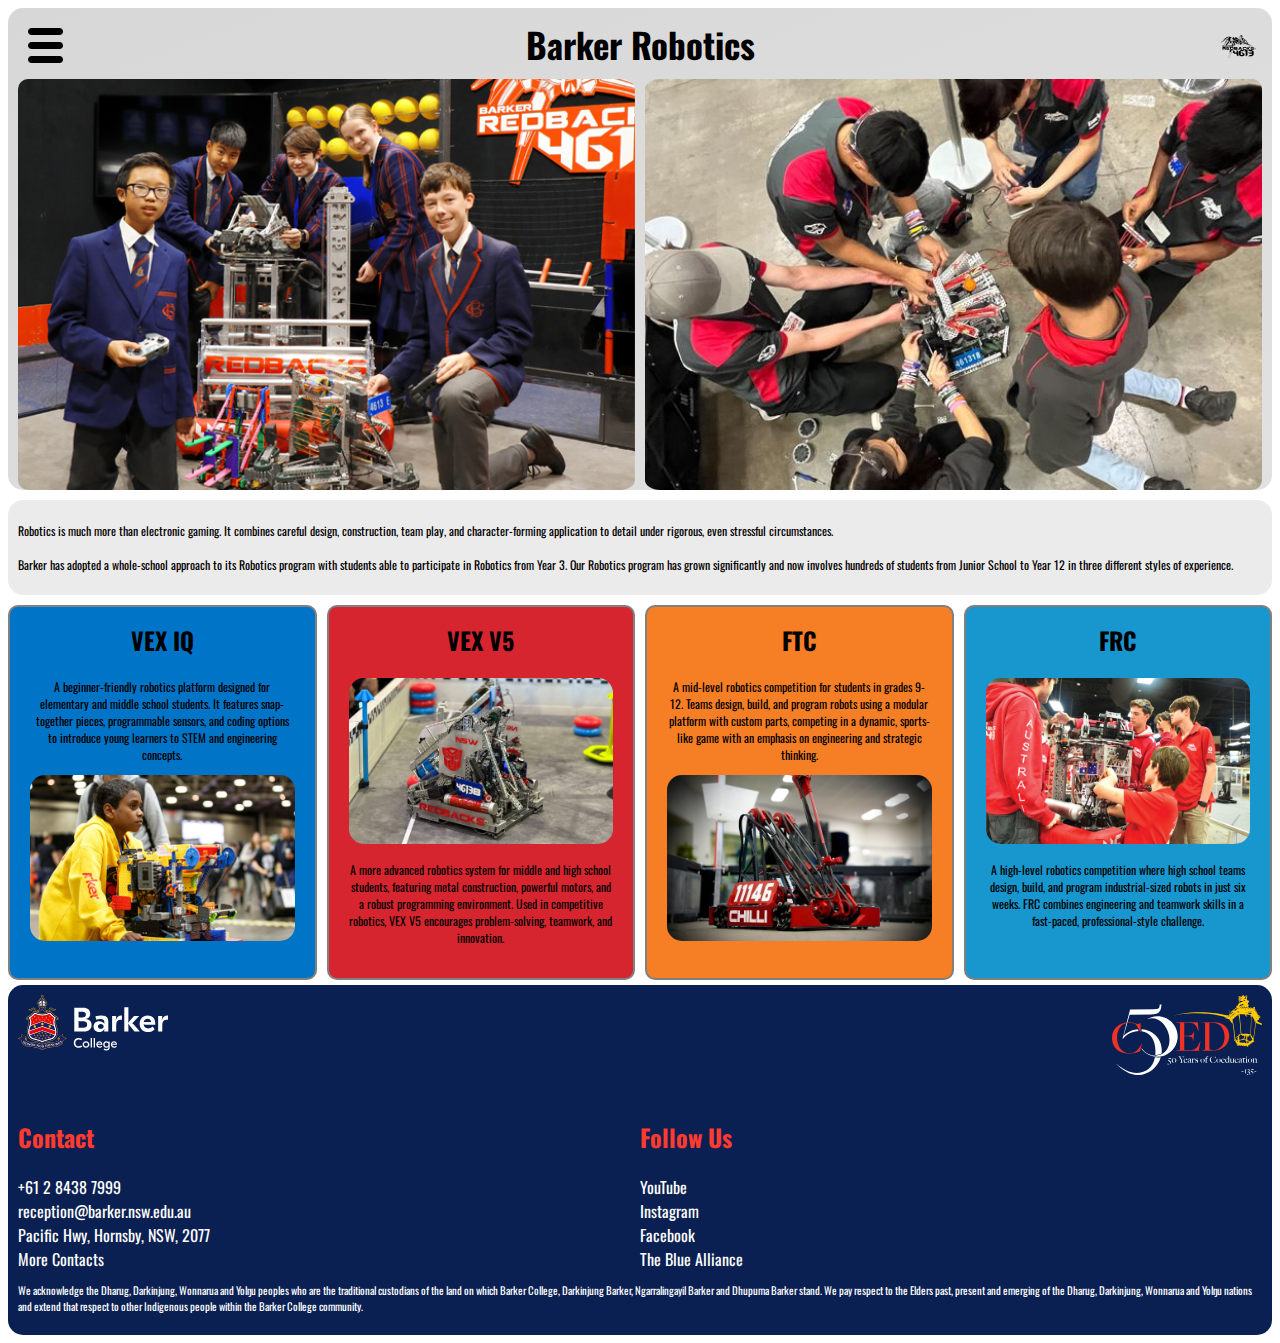
<file: index.html>
<!doctype html>
<html lang="en">

<head>
    <!-- Meta information for character encoding and responsive design -->
    <meta charset="utf-8">
    <meta name="viewport" content="width=device-width, initial-scale=1.0">

    <!-- Link to the external CSS file -->
    <link rel="stylesheet" href="main.css">

    <!-- Page title and favicon -->
    <title>Barker Robotics</title>
    <link rel="icon" type="image/x-icon" href="/Page-icon.svg">
</head>

<body>
    <!-- Main container for the page content -->
    <div class="container">
        <!-- Header section -->
        <header class="header">
            <!-- Menu toggle checkbox for responsive navigation -->
            <input type="checkbox" id="menuToggle" class="menu-toggle">
            <label for="menuToggle" class="menu-button">
                <img src="Menu.png" alt="Open Menu">
            </label>

            <!-- Navigation menu -->
            <nav class="navigation">
                <!-- Close button for the menu -->
                <label for="menuToggle" class="menu-close">
                    <img src="Menu.png" alt="Close Menu">
                </label>
                <div class="menu-items">
                    <ul>
                        <!-- Navigation links -->
                        <li><a href="IQ.html">IQ</a></li>
                        <li><a href="V5.html">V5</a></li>
                        <li><a href="FTC.html">FTC</a></li>
                        <li><a href="FRC.html">FRC</a></li>
                        <li><a href="https://www.barker.college/" target="_blank" rel="noopener">Barker</a></li>
                    </ul>
                </div>
            </nav>

            <!-- Header content -->
            <div class="header-content">
                <h1>Barker Robotics</h1>
                <!-- Logo and header images -->
                <img class="logo" src="Logo.svg" alt="Barker Robotics Logo">
                <img class="header-image" src="BarkerRobotics.jpg" alt="Barker Robotics Team">
                <img class="alt-header-image" src="Vex.jpg" alt="VEX Robotics">
            </div>
        </header>

        <!-- Introduction section -->
        <section class="blurb">
            <p>
                Robotics is much more than electronic gaming. It combines careful design, construction, team play, and
                character-forming application to detail under rigorous, even stressful circumstances. <br><br>
                Barker has adopted a whole-school approach to its Robotics program with students able to participate in
                Robotics from Year 3. Our Robotics program has grown significantly and now involves hundreds of students
                from Junior School to Year 12 in three different styles of experience.
            </p>
        </section>

        <!-- Robotics divisions section -->
        <section class="robotics-divisions">
            <!-- VEX IQ Division -->
            <a href="IQ.html" class="division IQ">
                <h2>VEX IQ</h2>
                <p>A beginner-friendly robotics platform designed for elementary and middle school students. It
                    features snap-together pieces, programmable sensors, and coding options to introduce young learners
                    to STEM and engineering concepts.</p>
                <img class="image" src="IQ.jpg" alt="VEX IQ Robot">
            </a>

            <!-- VEX V5 Division -->
            <a href="V5.html" class="division V5">
                <h2>VEX V5</h2>
                <img class="image" src="V5.jpg" alt="VEX V5 Robot">
                <p>A more advanced robotics system for middle and high school students, featuring metal construction,
                    powerful motors, and a robust programming environment. Used in competitive robotics, VEX V5
                    encourages problem-solving, teamwork, and innovation.</p>
            </a>

            <!-- FTC Division -->
            <a href="FTC.html" class="division FTC">
                <h2>FTC</h2>
                <p>A mid-level robotics competition for students in grades 9-12. Teams design, build, and program
                    robots using a modular platform with custom parts, competing in a dynamic, sports-like game with an
                    emphasis on engineering and strategic thinking.</p>
                <img class="image" src="FTC.jpg" alt="FTC Robot">
            </a>

            <!-- FRC Division -->
            <a href="FRC.html" class="division FRC">
                <h2>FRC</h2>
                <img class="image" src="FRC.jpg" alt="FRC Robot">
                <p>A high-level robotics competition where high school teams design, build, and program
                    industrial-sized robots in just six weeks. FRC combines engineering and teamwork skills in a
                    fast-paced, professional-style challenge.</p>
            </a>
        </section>

        <!-- Footer section -->
        <footer class="footer">
            <div class="icons">
                <!-- Barker crest and co-ed icons -->
                <img class="image" src="BarkerCrest.svg" alt="Barker Crest">
                <img class="image coed" src="50coed.svg" alt="50 Years Co-Ed">
            </div>

            <div class="footer-content">
                <!-- Contact information -->
                <div class="contact footer-content">
                    <h2>Contact</h2>
                    <a href="tel:+61284387999">+61 2 8438 7999</a><br>
                    <a href="mailto:reception@barker.nsw.edu.au">reception@barker.nsw.edu.au</a><br>
                    <a href="https://www.google.com/maps/place/Barker+College/" target="_blank" rel="noopener">Pacific
                        Hwy, Hornsby, NSW, 2077</a><br>
                    <a href="https://www.barker.college/contact/" target="_blank" rel="noopener">More Contacts</a>
                </div>

                <!-- Social media links -->
                <div class="follow footer-content">
                    <h2>Follow Us</h2>
                    <a href="https://www.youtube.com/@FRCTeam-BarkerRedbacks" target="_blank" rel="noopener">YouTube</a><br>
                    <a href="https://www.instagram.com/barkerrobotics/" target="_blank" rel="noopener">Instagram</a><br>
                    <a href="https://www.facebook.com/barkercollegerobotics/events/" target="_blank" rel="noopener">Facebook</a><br>
                    <a href="https://www.thebluealliance.com/team/4613" target="_blank" rel="noopener">The Blue Alliance</a>
                </div>

                <!-- Acknowledgment of Country -->
                <div class="aoc">
                    <p>We acknowledge the Dharug, Darkinjung, Wonnarua and Yolŋu peoples who are the traditional
                        custodians of the land on which Barker College, Darkinjung Barker, Ngarralingayil Barker and
                        Dhupuma Barker stand. We pay respect to the Elders past, present and emerging of the Dharug,
                        Darkinjung, Wonnarua and Yolŋu nations and extend that respect to other Indigenous people within
                        the Barker College community.</p>
                </div>
            </div>
        </footer>
    </div>
</body>

</html>
</file>
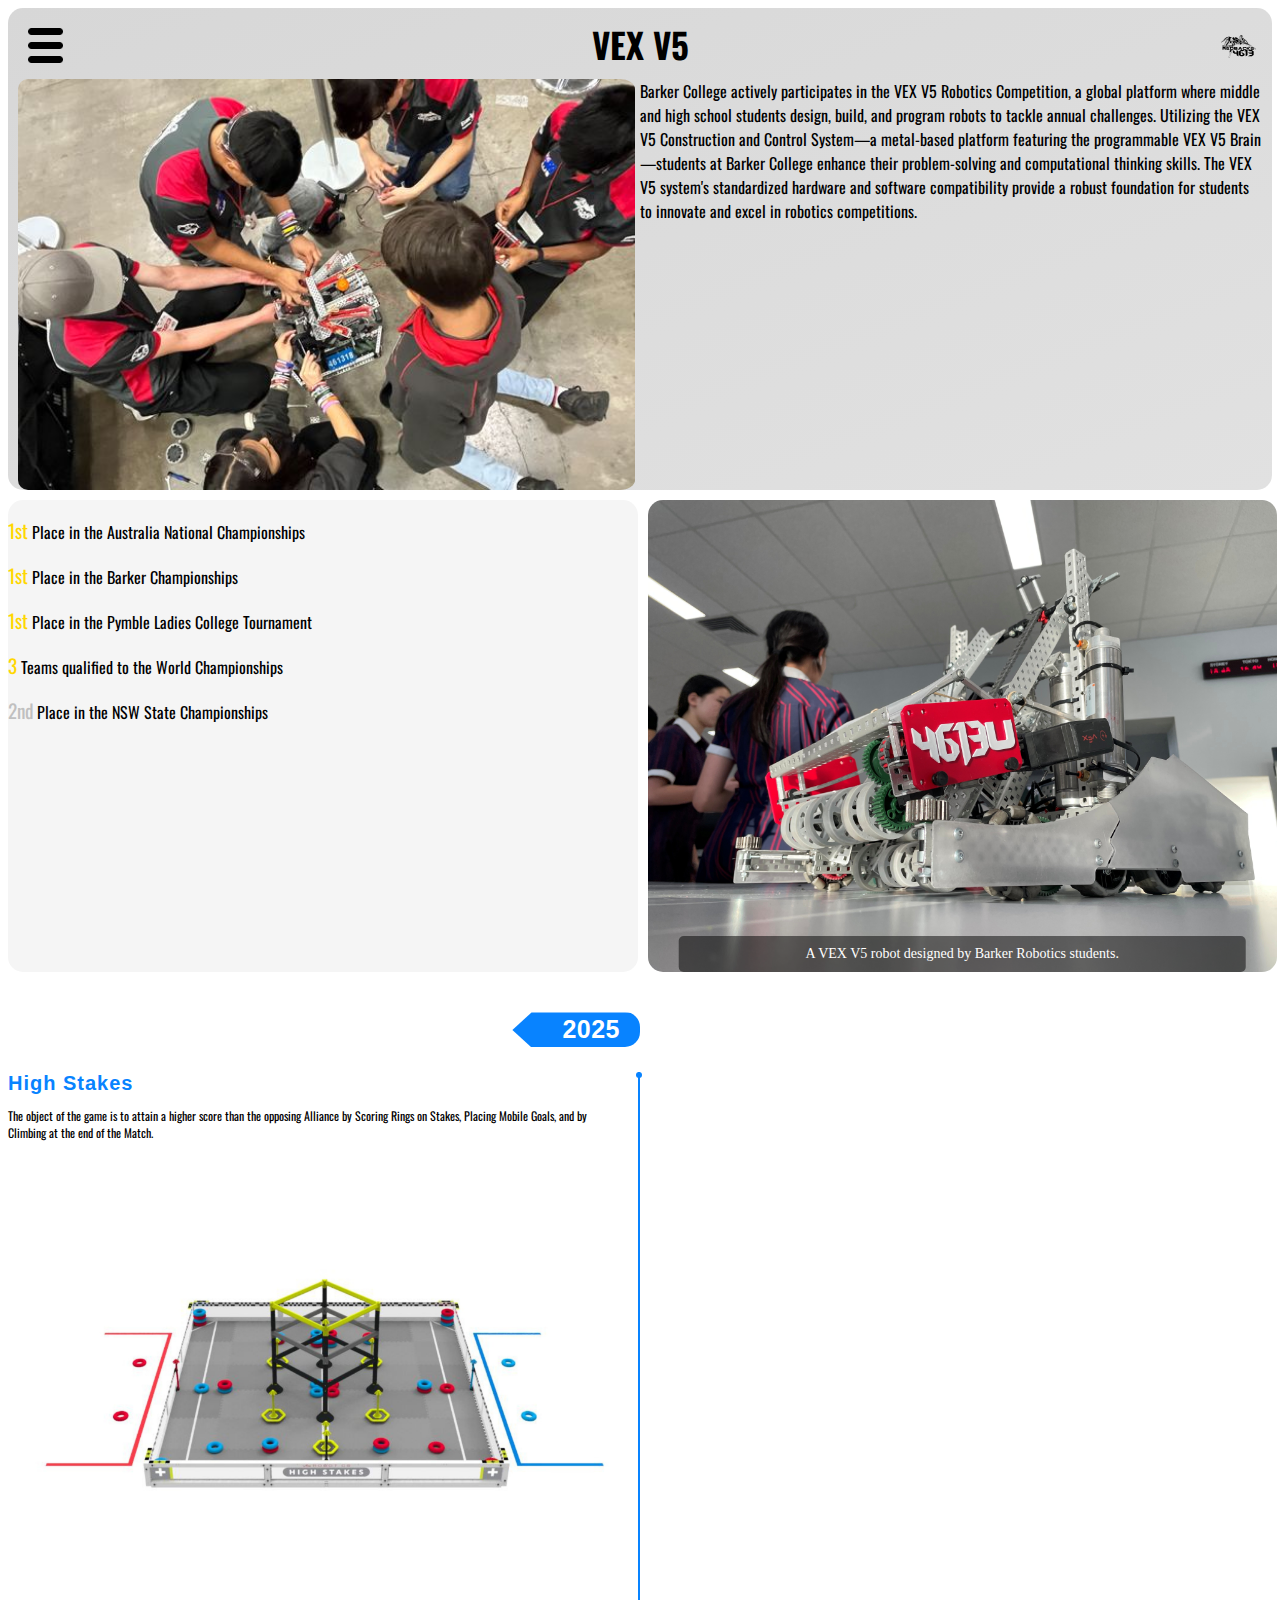
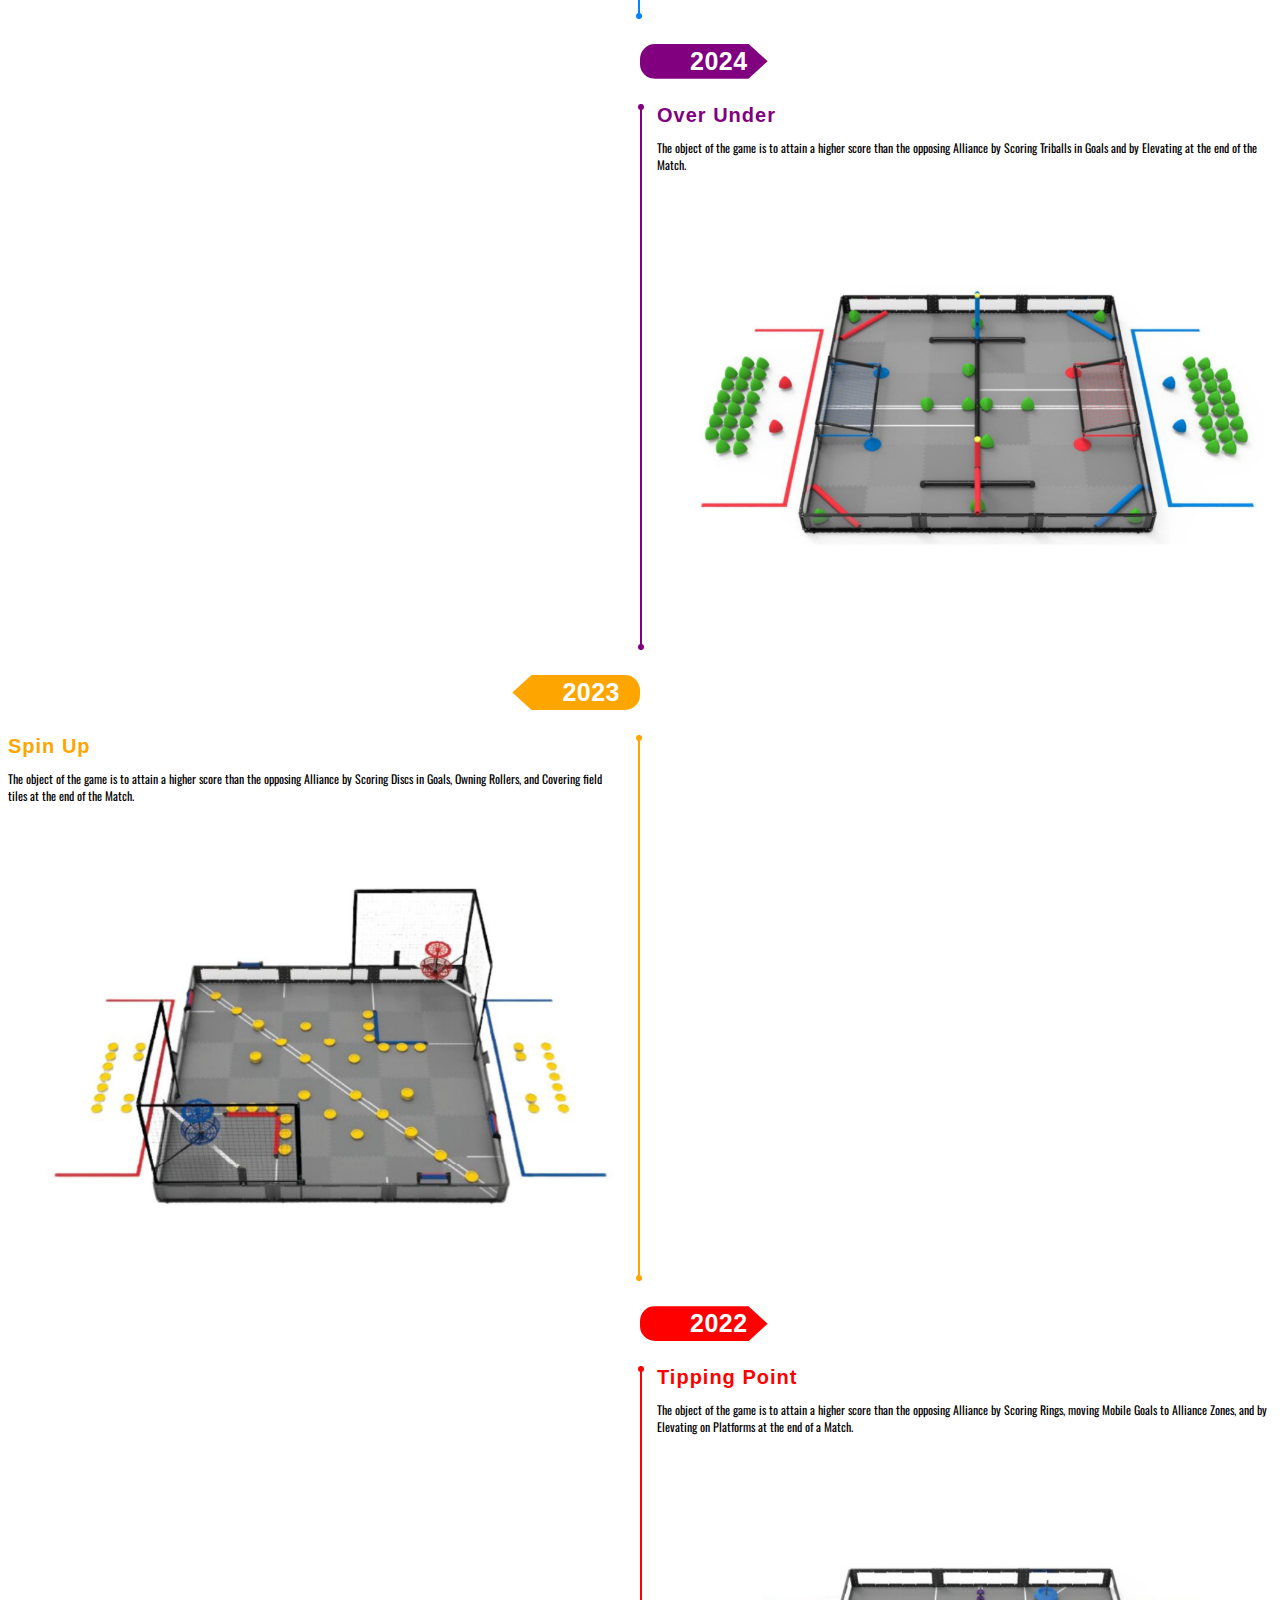
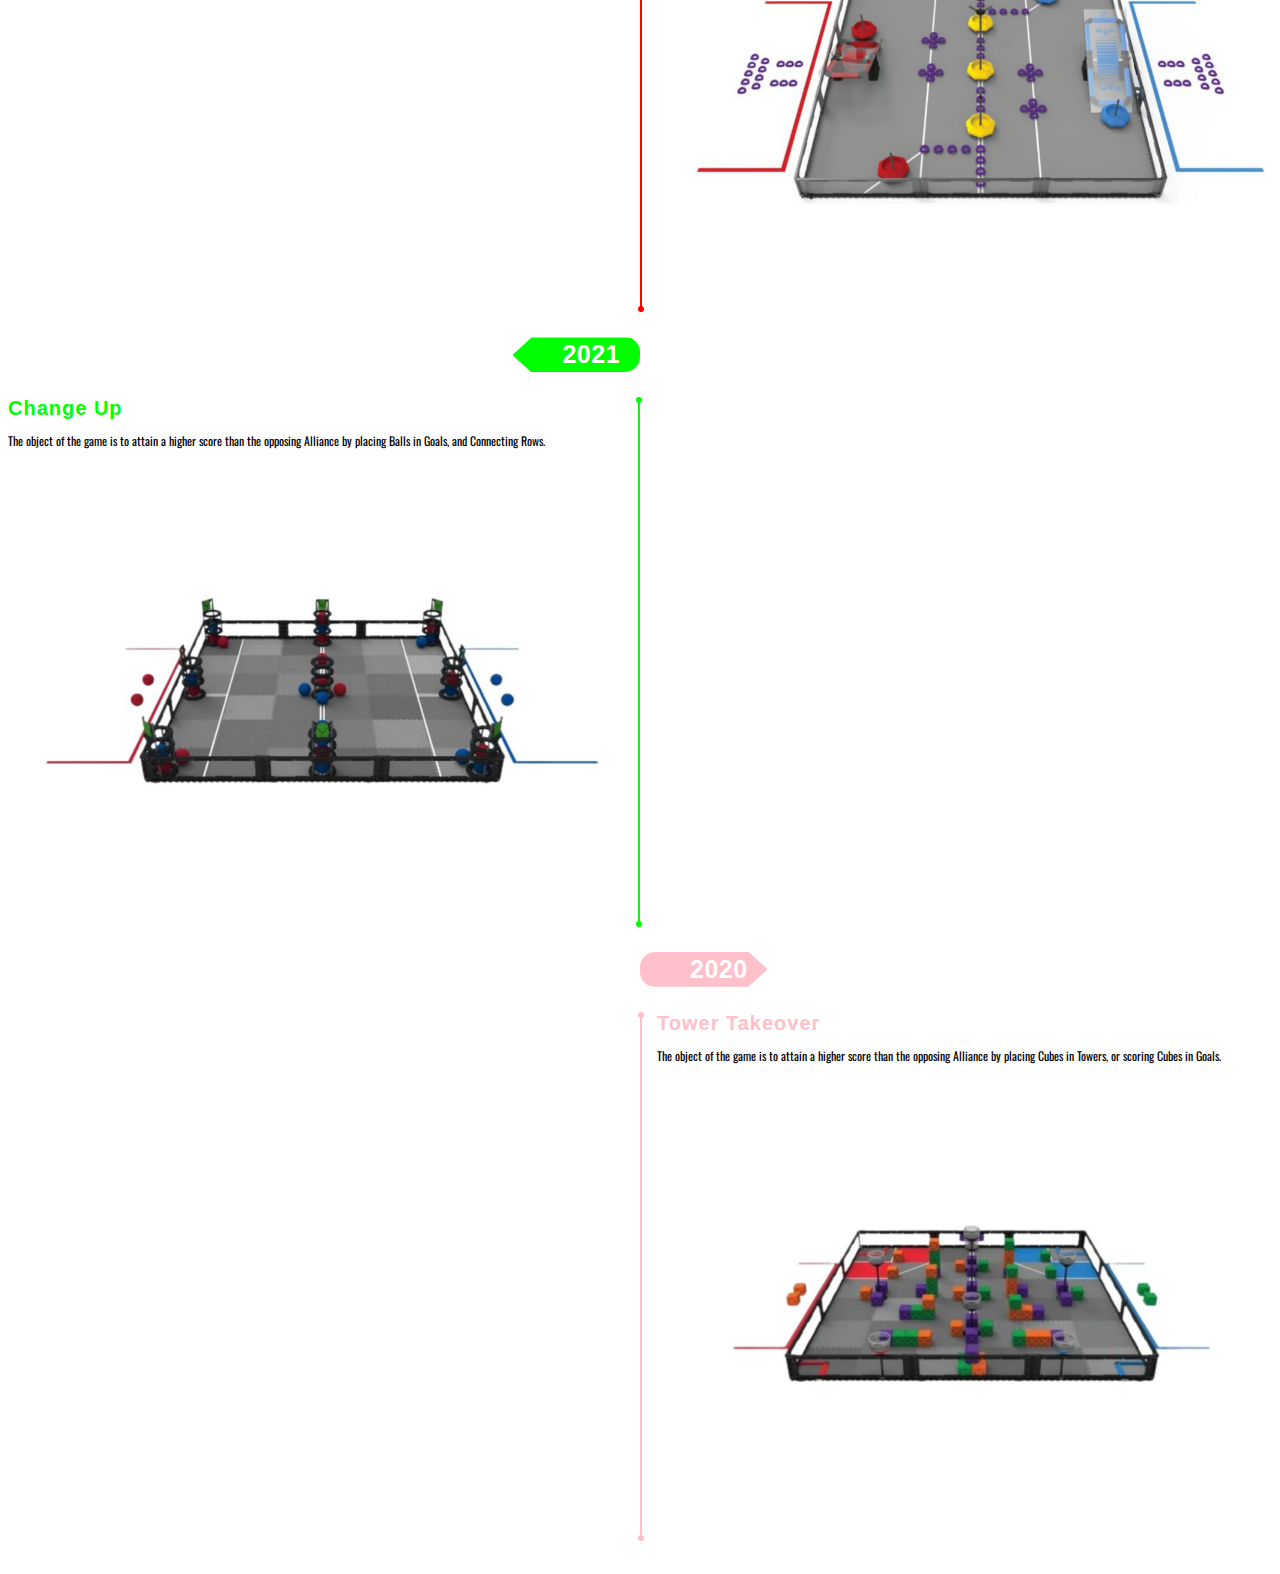
<file: V5.html>
<!doctype html>
<html lang="en">

<head>
    <!-- Meta information for character encoding and responsive design -->
    <meta charset="utf-8">
    <meta name="viewport" content="width=device-width, initial-scale=1.0">

    <!-- Link to the external CSS file -->
    <link rel="stylesheet" href="main.css">

    <!-- Page title and favicon -->
    <title>VEX V5 - Barker Robotics</title>
    <link rel="icon" type="image/x-icon" href="/Page-icon.svg">
</head>

<body>
    <!-- Main container for the page content -->
    <div class="container">
        <!-- Header section -->
        <header class="header">
            <!-- Menu toggle checkbox for responsive navigation -->
            <input type="checkbox" id="menuToggle" class="menu-toggle">
            <label for="menuToggle" class="menu-button">
                <img src="Menu.png" alt="Open Menu">
            </label>

            <!-- Navigation menu -->
            <nav class="navigation">
                <!-- Close button for the menu -->
                <label for="menuToggle" class="menu-close">
                    <img src="Menu.png" alt="Close Menu">
                </label>
                <div class="menu-items">
                    <ul>
                        <!-- Navigation links -->
                        <li><a href="Index.html">Home</a></li>
                        <li><a href="IQ.html">IQ</a></li>
                        <li><a href="FTC.html">FTC</a></li>
                        <li><a href="FRC.html">FRC</a></li>
                        <li><a href="https://www.barker.college/" target="_blank" rel="noopener">Barker</a></li>
                    </ul>
                </div>
            </nav>

            <!-- Header content -->
            <div class="header-content">
                <h1>VEX V5</h1>
                <!-- Logo and header image -->
                <img class="logo" src="Logo.svg" alt="Barker Robotics Logo">
                <img class="header-image" src="Vex.jpg" alt="VEX V5 Competition">
                <!-- Description text -->
                <p class="header-text">
                    Barker College actively participates in the VEX V5 Robotics Competition, a global platform where
                    middle and high school students design, build, and program robots to tackle annual challenges.
                    Utilizing the VEX V5 Construction and Control System—a metal-based platform featuring the
                    programmable VEX V5 Brain—students at Barker College enhance their problem-solving and computational
                    thinking skills. The VEX V5 system's standardized hardware and software compatibility provide a
                    robust foundation for students to innovate and excel in robotics competitions.
                </p>
            </div>
        </header>

        <!-- Achievements section -->
        <section class="infomation">
            <div class="achievements content">
                <div class="achievement">
                    <!-- List of achievements -->
                    <p><span class="gold">1st</span> Place in the Australia National Championships</p>
                    <p><span class="gold">1st</span> Place in the Barker Championships</p>
                    <p><span class="gold">1st</span> Place in the Pymble Ladies College Tournament</p>
                    <p><span class="gold">3</span> Teams qualified to the World Championships</p>
                    <p><span class="silver">2nd</span> Place in the NSW State Championships</p>
                </div>
            </div>

            <!-- Slideshow section -->
            <div class="content">
                <div class="slideshow-container">
                    <div class="slides">
                        <!-- Individual slides with images and captions -->
                        <div class="slide" id="s1">
                            <img src="V5Robot.jpg" alt="A VEX V5 Robot">
                            <div class="text">A VEX V5 robot designed by Barker Robotics students.</div>
                        </div>
                        <div class="slide" id="s2">
                            <img src="V5match.jpg" alt="VEX V5 Competition">
                            <div class="text">Barker Robotics students competing in a VEX V5 match.</div>
                        </div>
                        <div class="slide" id="s3">
                            <img src="V5match2.jpg" alt="VEX V5 Match Action">
                            <div class="text">A VEX V5 robot in action during a tournament.</div>
                        </div>
                        <div class="slide" id="s4">
                            <img src="RedbackPits.jpg" alt="Barker Robotics Team Preparing">
                            <div class="text">A Barker Robotics team getting ready for a match.</div>
                        </div>
                        <!-- Duplicate slide for looping effect -->
                        <div class="slide">
                            <img src="V5Robot.jpg" alt="A VEX V5 Robot">
                            <div class="text">A VEX V5 robot designed by Barker Robotics students.</div>
                        </div>
                    </div>
                </div>
            </div>
        </section>

        <!-- Timeline section -->
        <section class="container1">
            <div class="row">
                <div class="col-md-12">
                    <div class="main-timeline">
                        <!-- Timeline items for each year -->
                        <article class="timeline">
                            <div class="timeline-content">
                                <div class="timeline-year">2025</div>
                                <h3 class="title">High Stakes</h3>
                                <p class="description">
                                    The object of the game is to attain a higher score than the opposing Alliance by
                                    Scoring Rings on Stakes, Placing Mobile Goals, and by Climbing at the end of the
                                    Match.
                                </p>
                                <img src="HighStakesFeild.png" alt="High Stakes Field">
                            </div>
                        </article>
                        <article class="timeline">
                            <div class="timeline-content">
                                <div class="timeline-year">2024</div>
                                <h3 class="title">Over Under</h3>
                                <p class="description">
                                    The object of the game is to attain a higher score than the opposing Alliance by
                                    Scoring Triballs in Goals and by Elevating at the end of the Match.
                                </p>
                                <img src="OverUnderFeild.png" alt="Over Under Field">
                            </div>
                        </article>
                        <article class="timeline">
                            <div class="timeline-content">
                                <div class="timeline-year">2023</div>
                                <h3 class="title">Spin Up</h3>
                                <p class="description">
                                    The object of the game is to attain a higher score than the opposing Alliance by
                                    Scoring Discs in Goals, Owning Rollers, and Covering field tiles at the end of the
                                    Match.
                                </p>
                                <img src="SpinUpFeild.png" alt="Spin Up Field">
                            </div>
                        </article>
                        <article class="timeline">
                            <div class="timeline-content right-text">
                                <div class="timeline-year">2022</div>
                                <h3 class="title">Tipping Point</h3>
                                <p class="description">
                                    The object of the game is to attain a higher score than the opposing Alliance by
                                    Scoring Rings, moving Mobile Goals to Alliance Zones, and by Elevating on Platforms
                                    at the end of a Match.
                                </p>
                                <img src="TippingPointFeild.png" alt="Tipping Point Field">
                            </div>
                        </article>
                        <article class="timeline">
                            <div class="timeline-content left-text">
                                <div class="timeline-year">2021</div>
                                <h3 class="title">Change Up</h3>
                                <p class="description">
                                    The object of the game is to attain a higher score than the opposing Alliance by
                                    placing Balls in Goals, and Connecting Rows.
                                </p>
                                <img src="ChangeUpFeild.png" alt="Change Up Field">
                            </div>
                        </article>
                        <article class="timeline">
                            <div class="timeline-content right-text">
                                <div class="timeline-year">2020</div>
                                <h3 class="title">Tower Takeover</h3>
                                <p class="description">
                                    The object of the game is to attain a higher score than the opposing Alliance by
                                    placing Cubes in Towers, or scoring Cubes in Goals.
                                </p>
                                <img src="TowerTakeoverFeild.png" alt="Tower Takeover Field">
                            </div>
                        </article>
                    </div>
                </div>
            </div>
        </section>
    </div>
</body>

</html>
</file>
<file: main.css>
@import url('https://fonts.googleapis.com/css2?family=Oswald:wght@200..700&display=swap');


/* General Styles */
* {
	box-sizing: border-box;
	border-radius: 15px;
}

* p,
* h1,
* h2,
* a {
	font-family: "Oswald";
}

.container {
	width: 100%;
	margin: auto;
	transition: width 0.4s ease-in-out;
}

.header {
	text-align: center;
	overflow: hidden;
	background-image: linear-gradient(to bottom right, rgb(215, 215, 215), rgb(225, 225, 225));
}


h1 {
	font-size: 35px;
	font-weight: 900;
	border: transparent 10px solid;
	margin-top: 0;
	margin-bottom: -11px;
}

/* Header Images */
.header-image,
.alt-header-image {
	width: 50%;
	margin: auto;
	border: 10px solid transparent;
	border-radius: 20px;
	margin-bottom: -10px;
}

.header-image {
	border-right: 5px solid transparent;
	float: left;
}

.alt-header-image {
	border-left: 5px solid transparent;
	float: right;
}

.header-text {
	font-size: 100%;
	text-align: left;
	margin: 10px;
}

/* Menu */
.menu-button,
.menu-close {
	position: absolute;
	left: 18px;
	top: 18px;
	cursor: pointer;
	z-index: 1;
	transition: left 0.4s ease-in-out;
}

.menu-button img,
.menu-close img,
.logo {
	border: 10px solid transparent;
	box-sizing: content-box;
	height: 35px;
	width: 35px;
	border-radius: 0;
	float: left;
}

.logo {
	position: absolute;
	right: 14px;
	top: 19px;
	align-items: center;
	float: right;
}

.menu-toggle {
	display: none;
}

.navigation {
	--navigation-width: min(20%, 200px);
	position: fixed;
	left: calc(var(--navigation-width) * -1);
	top: 0;
	width: var(--navigation-width);
	height: 100%;
	border-right: 2px solid black;
	padding-top: 60px;
	background: rgb(235, 235, 235);
	transition: left 0.4s ease-in-out;
	z-index: 2;
}

.menu-items ul {
	list-style: none;
	padding: 0;
}

.menu-items li {
	padding-left: 10px;
	text-align: left;
}

.menu-items a {
	color: black;
	text-decoration: none;
	font-size: 120%;
	display: inline-block;
	transition: color 0.3s, scale 0.3s;
	border: 10px transparent solid;
}

.menu-items a:hover {
	color: darkgray;
	scale: 120%;
}

.menu-toggle:checked+.menu-button {
	margin: 0 -8px;
	padding-left: 8px;
}

.menu-toggle:checked~.navigation {
	left: 0;
}

.menu-close:hover,
.menu-button:hover {
	transition: scale 0.15s ease-in-out;
	scale: 110%;
}

/* Sections */
.blurb {
	background: rgb(235, 235, 235);
	width: 100%;
	padding: 10px;
	margin: 10px 0 5px;
}

.blurb p {
	text-align: left;
}


.division .image,
.division img {
	position: relative;
	bottom: 0px;
	margin-top: auto;
}


.division p,
.division h2 {
	text-decoration: none;
	color: black;
}

p {
	font-size: 75%;
	text-decoration: none;
	color: black;
}

.robotics-divisions h2 {
	margin-top: -5px;
}

.robotics-divisions img {
	width: 100%;
	background-color: rgb(215, 215, 215);
}

.robotics-divisions image {
	position: static;
	bottom: 10px;
}

.robotics-divisions {
	display: grid;
	grid-template-columns: repeat(4, 1fr);
	/* 4 columns on big screens */
	gap: 10px;
	padding-top: 5px;
	padding-bottom: 5px;
}

/* General Styling for Items */
.division {
	padding: 20px;
	text-align: center;
	border-radius: 10px;
	transition: scale 0.1s ease-in-out;
	position: relative
}

.robotics-divisions a {
	text-decoration: none;
	height: 100%;
	border: 2px solid gray;
}

.IQ,
.V5,
.FTC,
.FRC {
	transition: background-color 0.15s ease-in-out;
	transition: scale 0.15s ease-in-out;
}

/* Define base background colors */
.IQ {
	--base-red: 0;
	--base-green: 116;
	--base-blue: 199;
	background-color: rgb(var(--base-red), var(--base-green), var(--base-blue));
}

.V5 {
	--base-red: 214;
	--base-green: 37;
	--base-blue: 47;
	background-color: rgb(var(--base-red), var(--base-green), var(--base-blue));
}

.FTC {
	--base-red: 246;
	--base-green: 126;
	--base-blue: 36;
	background-color: rgb(var(--base-red), var(--base-green), var(--base-blue));
}

.FRC {
	--base-red: 23;
	--base-green: 151;
	--base-blue: 206;
	background-color: rgb(var(--base-red), var(--base-green), var(--base-blue));
}

/* Common hover effect for all divs */
.IQ:hover,
.V5:hover,
.FTC:hover,
.FRC:hover {
	background-color: rgb(calc(var(--base-red) + 10),
			calc(var(--base-green) + 10),
			calc(var(--base-blue) + 10));
}

.division:hover {
	z-index: 5;
	scale: 104%;

	img {
		width: 100%;
	}

	.FRC,
	.FTC,
	.V5,
	.IQ {
		scale: 104%;
	}
}

.footer span {
	position: absolute;
	background-color: white;
	width: calc(100% - 120px);
	padding-bottom: 2px;
	left: 20px;
	margin-top: 30px;
}

footer {
	background-color: #0A1F52;
	color: white;
	padding: 10px 10px;
	justify-content: space-between;
	align-items: flex-start;
	flex-wrap: wrap;
}

.footer-content {
	display: inline-block;
	width: 100%;
}

.footer img {
	width: 150px;
	height: auto;
	margin-bottom: 15px;
}

.footer h2 {
	color: #FF3B30;
	font-size: 1.5rem;
}

.coed {
	float: right;
}

.icons {
	width: 100%;
	margin-bottom: 30px;
}

.follow {
	width: 50%;
	float: right;
}

.contact {
	width: 50%;
}

.footer a {
	color: white;
	text-decoration: none;
	transition: color 0.3s;
}

.footer a:hover {
	color: lightgray;
}

.aoc {
	font-size: 0.9rem;
	text-align: left;
}

.aoc p {
	color: white;
}

.slideshow-container {
	width: 100%;
	/* Adjust this to fit within your site layout */
	overflow: hidden;
	/* Prevents expanding outside */
	border-radius: 10px;
	/* Optional: adds rounded corners */
}

.slide img {
	width: calc(300% / 3);
}

.text {
	position: relative;
	left: 50%;
	bottom: 40px;
	transform: translateX(-50%);
	background-color: rgba(0, 0, 0, 0.5);
	color: white;
	padding: 10px;
	font-size: 14px;
	border-radius: 5px;
	text-align: center;
	width: 90%;
	display: inline-block;
	/* Ensures text doesn't overflow */
}

.slides {
	display: flex;
	width: 100%;
	/* 3 slides * 100% width */
	animation: slideShow 12s infinite ease-in-out;

}

.slideshow-container {
	width: 100%;
	overflow: hidden;
}


.slide {
	width: 100%;
	flex: 0 0 100%;
}

.content {
	width: 100%;
}

@keyframes slideShow {
	0% {
		transform: translateX(0%);
	}

	22% {
		transform: translateX(0%);
	}

	25% {
		transform: translateX(-100%);
	}

	47% {
		transform: translateX(-100%);
	}

	50% {
		transform: translateX(-200%);
	}

	72% {
		transform: translateX(-200%);
	}

	75% {
		transform: translateX(-300%);
	}

	87% {
		transform: translateX(-300%);
	}

	90% {
		transform: translateX(-400%);
	}

	99.9999999999% {
		transform: translateX(-400%);
	}

	100% {
		transform: translateX(0%);
	}
}

.slideshow-container {
	width: 100%;
	margin-left: 5px;
}

.infomation {
	margin-top: 10px;
	display: flex;
}

.infomation p {
	font-size: 100%;
}

.achievements {
	background-color: rgb(245, 245, 245);
	margin-right: 5px;
	margin-bottom: 40px;
}

.silver {
	color: silver;
	font-size: larger;
}

.gold {
	color: gold;
	font-size: larger;
}

.timeline-content img {
	width: 100%;
}

:root {
	--main-color: #0883FF;
}

.main-timeline {
	font-family: 'Poppins', sans-serif;
}

.main-timeline:after {
	content: '';
	display: block;
	clear: both;
}

.main-timeline .timeline {
	width: 50%;
	padding: 60px 0 0 0;
	margin: 0 5px 25px 0;
	float: left;
}

.main-timeline .timeline-content {
	min-height: 100px;
	padding: 0 15px 0 0;
	border-right: 2px solid var(--main-color);
	border-radius: 0px;
	display: block;
	position: relative;
}

.main-timeline .timeline-content:hover {
	text-decoration: none;
}

.main-timeline .timeline-content:before,
.main-timeline .timeline-content:after {
	content: '';
	background-color: var(--main-color);
	height: 6px;
	width: 6px;
	border-radius: 50%;
	position: absolute;
	right: -4px;
	top: 0;
}

.main-timeline .timeline-content:after {
	top: auto;
	bottom: 0;
}

.main-timeline .timeline-year {
	color: #fff;
	background-color: var(--main-color);
	font-size: 25px;
	font-weight: 600;
	letter-spacing: 0.5px;
	padding: 3px 20px 3px 50px;
	position: absolute;
	right: -2px;
	top: -60px;
	z-index: 1;
	clip-path: polygon(15% 0, 100% 0, 100% 100%, 15% 100%, 0 50%);
}

.main-timeline .title {
	color: var(--main-color);
	font-size: 20px;
	font-weight: 700;
	letter-spacing: 1px;
	text-transform: capitalize;
	margin: 0 0 7px;
}


.main-timeline .timeline:nth-child(even) {
	margin: 0 0 25px 5px;
	float: right;
}

.main-timeline .timeline:nth-child(even) .timeline-content {
	text-align: left;
	padding: 0 0 0 15px;
	border-left: 2px solid var(--main-color);
	border-right: none;
}

.main-timeline .timeline:nth-child(even) .timeline-content:before,
.main-timeline .timeline:nth-child(even) .timeline-content:after {
	right: auto;
	left: -4px;
}

.main-timeline .timeline:nth-child(even) .timeline-year {
	right: auto;
	left: -2px;
	clip-path: polygon(0 0, 85% 0, 100% 50%, 85% 100%, 0 100%);
}

.main-timeline .timeline:nth-child(2) {
	--main-color: purple;
}

.main-timeline .timeline:nth-child(3) {
	--main-color: orange;
}

.main-timeline .timeline:nth-child(4) {
	--main-color: red;
}

.main-timeline .timeline:nth-child(5) {
	--main-color: lime;
}

.main-timeline .timeline:nth-child(6) {
	--main-color: pink;
}

/* Mobile view */
/* Media queries - Responsive timeline on screens less than 600px wide */

/* Responsive Layout: 2x2 on medium screens */

/* Responsive Layout */
@media (max-width: 786px) {

	.main-timeline .timeline,
	.main-timeline .timeline:nth-child(even) {
		width: 100%;
		margin: 0 0 25px;
	}

	.navigation {
		--navigation-width: max(20%, 130px);
	}

	.robotics-divisions {
		grid-template-columns: repeat(2, 1fr);
	}

	.alt-header-image {
		display: none;
	}



	.header-image {
		width: 100%;
		border-right: 10px transparent solid;
	}

	.slideshow-container {
		width: 100%;
		margin-top: 10px
	}

	.achievements {
		width: 100%;
	}

	.content {
		width: 100%;
	}

	.infomation {
		display: inline;
	}
}

@media (max-width: 500px) {
	.robotics-divisions {
		grid-template-columns: 1fr;
	}

	.division:hover {
		z-index: 5;
		scale: 102%;
	}

	.follow,
	.contact {
		width: 100%;
	}

	.aoc {
		margin-top: 190px;
	}

	.navigation {
		height: 350px;
		border-bottom: 2px solid black;
	}
}
</file>
